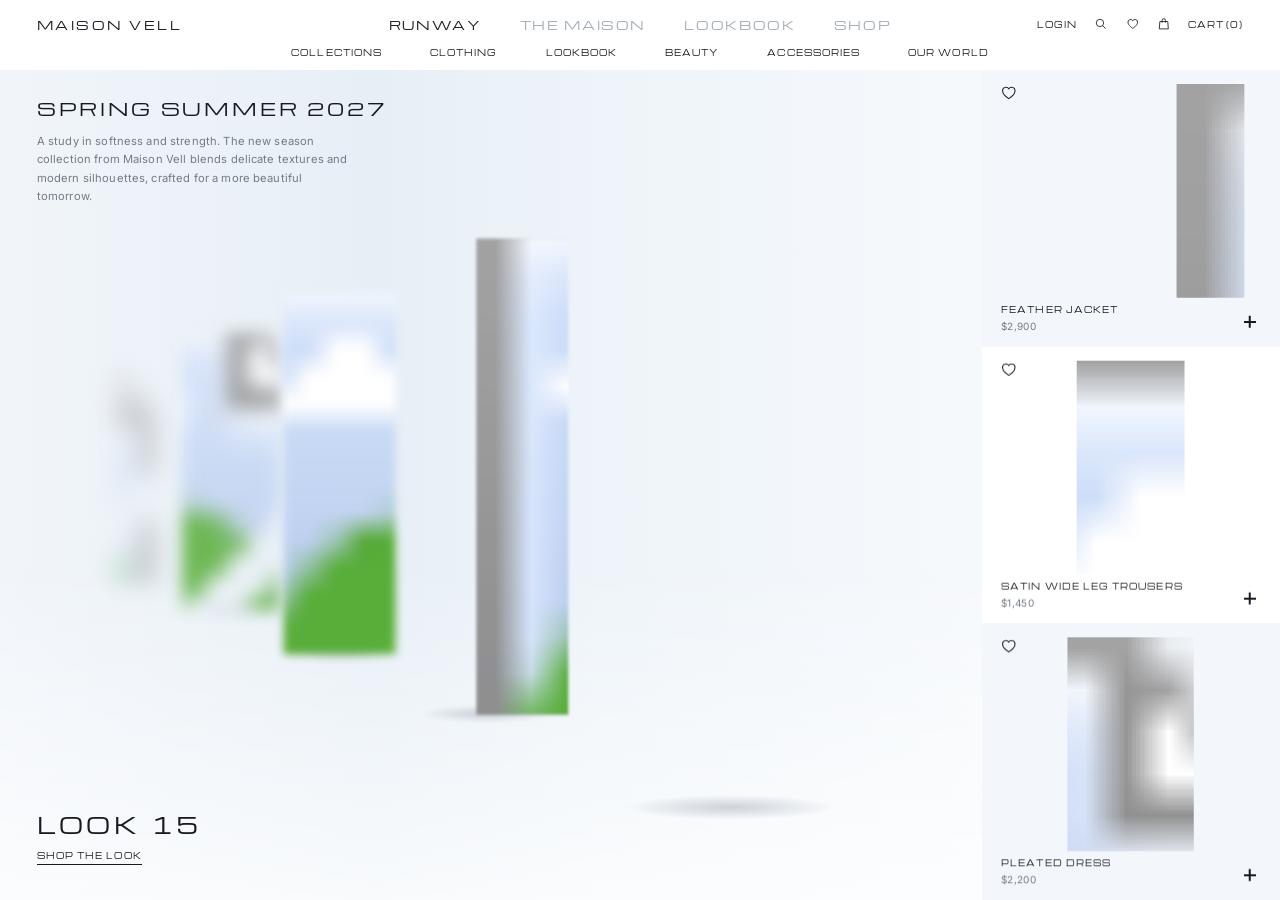
<file: lap.html>
<!doctype html>
<html lang="en">
<head>
<meta charset="utf-8">
<meta name="viewport" content="width=device-width,initial-scale=1">
<title>Maison Vell</title>
<meta name="description" content="A runway lookbook where six looks stand in a line into the distance and every drag brings the next one to the front.">
<link rel="preconnect" href="https://fonts.googleapis.com">
<link rel="preconnect" href="https://fonts.gstatic.com" crossorigin>
<link href="https://fonts.googleapis.com/css2?family=Inter:wght@400;500&family=Michroma&display=swap" rel="stylesheet">
<style>
:root{--u:min(calc(100vw/1600),calc(100vh/900));--ink:#16191f;--mid:#737b86;--dim:#a4adb8;--line:#e6ebf0;--ice:#e9f0f7}
*{box-sizing:border-box;margin:0;padding:0}
html,body{height:100%;background:#fff}
body{font-family:Inter,system-ui,sans-serif;color:var(--ink);-webkit-font-smoothing:antialiased;overflow:hidden}
a{color:inherit;text-decoration:none}
button{font:inherit;color:inherit;background:none;border:0;cursor:pointer}
ul{list-style:none}
.wide{font-family:Michroma,sans-serif;text-transform:uppercase}
.page{height:100svh;min-height:520px;display:grid;grid-template-rows:auto 1fr;background:#fff}
header{position:relative;z-index:5;background:#fff;padding:calc(20*var(--u)) calc(46*var(--u)) calc(15*var(--u))}
.r1{display:grid;grid-template-columns:1fr auto 1fr;align-items:center}
.brand{font-size:calc(15.5*var(--u));letter-spacing:.2em}
.tabs{display:flex;gap:calc(48*var(--u));font-size:calc(14.5*var(--u));letter-spacing:.14em;color:var(--dim)}
.tabs a{transition:color .25s}
.tabs a:hover,.tabs .on{color:var(--ink)}
.acct{justify-self:end;display:flex;align-items:center;gap:calc(22*var(--u));font-size:calc(9.5*var(--u));letter-spacing:.12em}
.acct svg{width:calc(17*var(--u));height:calc(17*var(--u));fill:none;stroke:currentColor;stroke-width:1.5}
.r2{display:flex;justify-content:center;gap:calc(60*var(--u));margin-top:calc(17*var(--u));font-size:calc(9.5*var(--u));letter-spacing:.14em}
.r2 a{transition:color .2s}.r2 a:hover{color:var(--mid)}
main{position:relative;display:grid;grid-template-columns:1fr calc(372*var(--u));min-height:0}
.stage{position:relative;overflow:hidden;min-width:0;touch-action:pan-y;user-select:none;-webkit-user-select:none;cursor:none;
  background:linear-gradient(transparent 60%,rgba(255,255,255,.72) 100%),linear-gradient(90deg,#f1f5fa 0%,#e7eff6 38%,#eef4f9 62%,#f6f9fc 100%)}
.line{position:absolute;inset:0}
.m{position:absolute;left:0;top:0;transform-origin:0 0;will-change:transform,filter;cursor:none}
.m svg{display:block;position:relative;width:100%;height:100%}
.m:before{content:"";position:absolute;left:8%;right:8%;bottom:-1.6%;height:3.6%;border-radius:50%;background:radial-gradient(closest-side,rgba(70,85,105,.24),transparent)}
.intro{position:absolute;z-index:2;left:calc(46*var(--u));top:calc(36*var(--u));width:calc(390*var(--u));pointer-events:none}
.intro h2{font-weight:400;font-size:calc(22*var(--u));line-height:1.2;letter-spacing:.16em;white-space:nowrap}
.intro p{margin-top:calc(16*var(--u));font-size:calc(14*var(--u));line-height:1.62;letter-spacing:.012em;color:var(--mid)}
.tag{position:absolute;z-index:2;left:calc(46*var(--u));bottom:calc(44*var(--u))}
.look{display:flex;font-size:calc(29*var(--u));line-height:calc(38*var(--u));letter-spacing:.14em;gap:.5em;pointer-events:none}
.win{height:calc(38*var(--u));overflow:hidden}
.roll{display:block;will-change:transform}
.roll b{display:block;font-weight:400;height:calc(38*var(--u))}
.shop{display:inline-block;margin-top:calc(13*var(--u));font-size:calc(9.5*var(--u));letter-spacing:.14em;padding-bottom:calc(4*var(--u));border-bottom:1px solid currentColor}
.ring{position:absolute;z-index:4;left:0;top:0;width:calc(46*var(--u));height:calc(46*var(--u));margin:calc(-23*var(--u)) 0 0 calc(-23*var(--u));border:calc(2.5*var(--u)) solid #16191f;border-radius:99px;pointer-events:none;opacity:0;transition:width .22s cubic-bezier(.2,.8,.2,1),height .22s cubic-bezier(.2,.8,.2,1),margin .22s cubic-bezier(.2,.8,.2,1),opacity .2s}
.ring.show{opacity:1}
.ring.drag{width:calc(84*var(--u));height:calc(34*var(--u));margin:calc(-17*var(--u)) 0 0 calc(-42*var(--u))}
.rail{position:relative;overflow:hidden;background:#f3f6fa;min-height:0}
.card{position:absolute;left:0;top:0;width:100%;display:flex;flex-direction:column;padding:calc(18*var(--u)) calc(24*var(--u)) calc(18*var(--u));will-change:transform;background:#f3f6fa}
.card.alt{background:#fff}
.fav{position:absolute;left:calc(22*var(--u));top:calc(18*var(--u));width:calc(22*var(--u));height:calc(22*var(--u));z-index:1;color:var(--ink)}
.fav svg{width:100%;height:100%;fill:none;stroke:currentColor;stroke-width:1.4;transition:fill .2s}
.fav[aria-pressed=true] svg{fill:#d8a7a0;stroke:#b98179}
.shot{flex:1;min-height:0;display:block}
.shot svg{display:block;width:100%;height:100%}
.meta{display:grid;grid-template-columns:1fr auto;align-items:end;margin-top:calc(8*var(--u))}
.meta h3{font-weight:400;font-size:calc(9.5*var(--u));letter-spacing:.14em}
.meta span{display:block;grid-column:1;margin-top:calc(6*var(--u));font-size:calc(12.5*var(--u));color:var(--mid);letter-spacing:.03em}
.add{grid-column:2;grid-row:1/3;width:calc(26*var(--u));height:calc(26*var(--u));position:relative;transition:transform .2s}
.add:before,.add:after{content:"";position:absolute;left:50%;top:50%;width:calc(15*var(--u));height:1.5px;margin:-.75px 0 0 calc(-7.5*var(--u));background:var(--ink)}
.add:after{transform:rotate(90deg)}
.add:hover{transform:rotate(90deg)}
.wait{position:fixed;inset:0;z-index:9;background:#f1f5fa;transition:opacity .5s;pointer-events:none}
.wait.gone{opacity:0}
button:focus-visible,a:focus-visible{outline:2px solid var(--ink);outline-offset:3px}
@media (max-width:820px){
  :root{--u:1px}
  header{padding:14px 16px 12px}
  .r1{grid-template-columns:1fr auto}
  .tabs,.r2,.acct>a:not(:last-child){display:none}
  .brand{font-size:14px}
  main{grid-template-columns:1fr;grid-template-rows:1fr 190px}
  .stage{cursor:auto}.m{cursor:auto}.ring{display:none}
  .intro{left:16px;top:18px;width:calc(100% - 32px)}
  .intro h2{font-size:17px}
  .intro p{display:none}
  .tag{left:16px;bottom:18px}
  .look{font-size:22px;line-height:30px}.win,.roll b{height:30px}
  .card{width:160px;height:100%;padding:12px}
  .fav{left:10px;top:10px}
}
</style>
</head>
<body>
<div class="page">
  <header>
    <div class="r1">
      <a class="brand wide" href="#" aria-label="Maison Vell">Maison Vell</a>
      <nav class="tabs wide" aria-label="Sections"><a class="on" href="#" aria-current="page">Runway</a><a href="#">The Maison</a><a href="#">Lookbook</a><a href="#">Shop</a></nav>
      <div class="acct wide">
        <a href="#">Login</a>
        <a href="#" aria-label="Search"><svg viewBox="0 0 24 24"><circle cx="10.5" cy="10.5" r="6.5"/><path d="m15.5 15.5 5 5"/></svg></a>
        <a href="#" aria-label="Saved"><svg viewBox="0 0 24 24"><path d="M12 20S3.5 15 3.5 9A4.6 4.6 0 0 1 12 6.6 4.6 4.6 0 0 1 20.500 9C20.500 15 12 20 12 20Z"/></svg></a>
        <a href="#" aria-label="Bag"><svg viewBox="0 0 24 24"><path d="M5 8h14l1 13H4Z"/><path d="M9 10V6a3 3 0 0 1 6 0v4"/></svg></a>
        <a href="#">Cart (<span id="cart">0</span>)</a>
      </div>
    </div>
    <nav class="r2 wide" aria-label="Departments"><a href="#">Collections</a><a href="#">Clothing</a><a href="#">Lookbook</a><a href="#">Beauty</a><a href="#">Accessories</a><a href="#">Our World</a></nav>
  </header>
  <main>
    <section class="stage" id="stage" aria-label="Runway looks. Drag, scroll or use the arrow keys to change look." tabindex="0">
      <div class="line" id="line"></div>
      <div class="intro">
        <h2 class="wide">Spring Summer 2027</h2>
        <p>A study in softness and strength. The new season collection from Maison Vell blends delicate textures and modern silhouettes, crafted for a more beautiful tomorrow.</p>
      </div>
      <div class="tag">
        <div class="look wide" aria-live="polite"><span>Look</span><span class="win"><span class="roll" id="roll"></span></span></div>
        <a class="shop wide" href="#">Shop the look</a>
      </div>
      <div class="ring" id="ring"></div>
    </section>
    <aside class="rail" id="rail" aria-label="Pieces in this look"></aside>
  </main>
</div>
<div class="wait" id="wait"></div>
<script>
const MODELS='https://images.higgs.ai/?default=1&output=webp&url=https%3A%2F%2Fd8j0ntlcm91z4.cloudfront.net%2Fuser_38xzZboKViGWJOttwIXH07lWA1P%2Fhf_20261102_042056_1a704ff7-b0e5-4a9f-bbda-62392b819fb6.png&w=3840&q=85';
const PIECES='https://images.higgs.ai/?default=1&output=webp&url=https%3A%2F%2Fd8j0ntlcm91z4.cloudfront.net%2Fuser_38xzZboKViGWJOttwIXH07lWA1P%2Fhf_20261102_042057_080e85b0-b4aa-4072-8eb9-2304c7baf42b.png&w=2400&q=85';
// each model's box on the 960 x 540 sheet: x0, x1
const LOOKS=[[12,176],[178,330],[331,470],[476,633],[634,767],[767,956]],Y0=48,Y1=496,FIRST=15;
// each piece's box on the 960 x 720 sheet: x0, x1, y0, y1, name, price
const ITEMS=[
  [26,224,28,214,'Feather Jacket','$2,900'],[304,412,22,236,'Satin Wide Leg Trousers','$1,450'],
  [530,666,12,242,'Pleated Dress','$2,200'],[752,922,100,146,'Gold Waist Belt','$420'],
  [70,176,246,466,'Satin Trench Dress','$2,350'],[294,422,294,432,'Top Handle Bag','$980'],
  [508,688,240,452,'Billow Sleeve Blouse','$860'],[780,890,252,466,'Tie Waist Trousers','$740'],
  [64,178,484,698,'Powder Long Coat','$1,980'],[316,396,482,698,'Ivory Straight Trousers','$690'],
  [530,672,508,682,'Sculpted Ruffle Top','$1,120'],[754,916,484,700,'Pleated Maxi Skirt','$1,340']];
// depth stops from d = -1 (leaving past the rail) to d = 5 (arriving out of the haze)
const KX=[1.2,.744,.496,.346,.235,.15,.085],KF=[1.14,.89,.777,.704,.651,.616,.59],KH=[1.18,.832,.574,.436,.334,.258,.19],
      KB=[0,0,1.5,4,8,12,17],KO=[1,1,1,1,.86,.5,0];
const N=LOOKS.length,$=id=>document.getElementById(id),calm=matchMedia('(prefers-reduced-motion:reduce)').matches;
const stage=$('stage'),rail=$('rail'),ring=$('ring'),roll=$('roll'),line=$('line');
const NS='http://www.w3.org/2000/svg',wrap=(x,n)=>((x%n)+n)%n;
function crop(href,x0,y0,w,h,sheetW,sheetH){
  const s=document.createElementNS(NS,'svg');s.setAttribute('viewBox',`${x0} ${y0} ${w} ${h}`);s.setAttribute('aria-hidden','true');
  const f=document.createElementNS(NS,'svg');[['x',x0],['y',y0],['width',w],['height',h],['viewBox',`${x0} ${y0} ${w} ${h}`]].forEach(([k,v])=>f.setAttribute(k,v));
  const i=document.createElementNS(NS,'image');i.setAttribute('href',href);i.setAttribute('width',sheetW);i.setAttribute('height',sheetH);f.append(i);s.append(f);return s;
}
const people=LOOKS.map(([a,b],i)=>{
  const e=document.createElement('div');e.className='m';e.dataset.i=i;e.append(crop(MODELS,a,Y0,b-a,Y1-Y0,960,540));line.append(e);
  return{e,r:(b-a)/(Y1-Y0),f:'',o:''};
});
const cards=ITEMS.map(([a,b,c,d,name,price],i)=>{
  const e=document.createElement('article');e.className='card'+(i%2?' alt':'');
  e.innerHTML=`<button class="fav" aria-pressed="false" aria-label="Save ${name}"><svg viewBox="0 0 24 24"><path d="M12 20S3.5 15 3.5 9A4.6 4.6 0 0 1 12 6.6 4.600 4.600 0 0 1 20.500 9C20.500 15 12 20 12 20Z"/></svg></button><span class="shot"></span><div class="meta"><h3 class="wide">${name}</h3><span>${price}</span><button class="add" aria-label="Add ${name} to cart"></button></div>`;
  e.querySelector('.shot').append(crop(PIECES,a,c,b-a,d-c,960,720));rail.append(e);return e;
});
for(let i=0;i<=N;i++){const b=document.createElement('b');b.textContent=FIRST+i%N;roll.append(b)}
let cart=0;
rail.addEventListener('click',e=>{
  const f=e.target.closest('.fav');if(f)f.setAttribute('aria-pressed',f.getAttribute('aria-pressed')!=='true');
  if(e.target.closest('.add'))$('cart').textContent=++cart;
});

let W=0,H=0,base=0,cardS=0,side=false,dirty=true,p=0,target=0,last=0;
function size(){
  W=stage.clientWidth;H=stage.clientHeight;base=H*1.2;side=innerWidth<=820;
  people.forEach(m=>{m.e.style.width=base*m.r+'px';m.e.style.height=base+'px'});
  cardS=side?160:rail.clientHeight/3;
  cards.forEach(c=>c.style.height=side?'100%':cardS+'px');
  roll.style.setProperty('--h',roll.firstChild.getBoundingClientRect().height);
  dirty=true;
}
addEventListener('resize',size);

function paint(){
  people.forEach((m,i)=>{
    let d=wrap(i-p,N);if(d>N-1)d-=N;
    const k=clamp(d+1,0,6),a=Math.floor(k),b=Math.min(6,a+1),t=k-a,mix=A=>A[a]+(A[b]-A[a])*t;
    const h=mix(KH)*H,s=h/base,w=h*m.r,x=mix(KX)*W-w/2,y=mix(KF)*H-h;
    m.e.style.transform=`translate3d(${x.toFixed(1)}px,${y.toFixed(1)}px,0) scale(${s.toFixed(4)})`;
    const f=mix(KB)/s,fs=f<.2?'none':`blur(${f.toFixed(1)}px)`,o=mix(KO).toFixed(3);
    if(fs!==m.f){m.f=fs;m.e.style.filter=fs}
    if(o!==m.o){m.o=o;m.e.style.opacity=o}
    m.e.style.zIndex=100-Math.round(d*10);
  });
  const all=cardS*ITEMS.length;
  cards.forEach((c,i)=>{
    let y=wrap(i*cardS-p*2*cardS,all);if(y>all-cardS)y-=all;
    c.style.transform=side?`translate3d(${y.toFixed(1)}px,0,0)`:`translate3d(0,${y.toFixed(1)}px,0)`;
  });
  roll.style.transform=`translate3d(0,${(-wrap(p,N)*roll.firstChild.offsetHeight).toFixed(1)}px,0)`;
}
const clamp=(x,a,b)=>Math.min(b,Math.max(a,x));

function frame(now){
  const dt=Math.min(50,now-last)||16;last=now;
  const was=p;
  if(calm)p=target;else p+=(target-p)*(1-Math.exp(-dt*.0072));
  if(Math.abs(target-p)<.0004)p=target;
  if(p!==was||dirty){dirty=false;paint()}
  cx+=(mx-cx)*.32;cy+=(my-cy)*.32;
  ring.style.transform=`translate3d(${cx.toFixed(1)}px,${cy.toFixed(1)}px,0)`;
}

let mx=0,my=0,cx=0,cy=0,down=false,sx=0,st=0,moved=0,wheelT=0;
const PULL=()=>Math.max(150,W*.2);
stage.addEventListener('pointerenter',e=>{if(e.pointerType==='mouse')ring.classList.add('show')});
stage.addEventListener('pointerleave',()=>ring.classList.remove('show'));
stage.addEventListener('pointermove',e=>{
  const r=stage.getBoundingClientRect();mx=e.clientX-r.left;my=e.clientY-r.top;
  if(!down)return;
  const dx=e.clientX-sx;moved=Math.max(moved,Math.abs(dx));target=st+dx/PULL();
});
stage.addEventListener('pointerdown',e=>{
  if(e.target.closest('a'))return;
  down=true;sx=e.clientX;st=target;moved=0;stage.setPointerCapture(e.pointerId);ring.classList.add('drag');
});
function release(e){
  if(!down)return;down=false;ring.classList.remove('drag');
  if(moved<6){
    const hit=document.elementsFromPoint(e.clientX,e.clientY).find(x=>x.classList&&x.classList.contains('m'));
    if(hit){let d=wrap(+hit.dataset.i-target,N);d=Math.round(d);if(d>0&&d<N)target=Math.round(target)+d}
  }else target=Math.round(target);
}
stage.addEventListener('pointerup',release);stage.addEventListener('pointercancel',release);
stage.addEventListener('wheel',e=>{
  e.preventDefault();target+=clamp(e.deltaY+e.deltaX,-120,120)/420;
  clearTimeout(wheelT);wheelT=setTimeout(()=>{target=Math.round(target)},150);
},{passive:false});
addEventListener('keydown',e=>{
  if(['ArrowRight','ArrowDown'].includes(e.key)){e.preventDefault();target=Math.round(target)+1}
  if(['ArrowLeft','ArrowUp'].includes(e.key)){e.preventDefault();target=Math.round(target)-1}
});

function loop(t){frame(t);requestAnimationFrame(loop)}
Promise.all([MODELS,PIECES].map(u=>{const i=new Image;i.src=u;return i.decode().catch(()=>{})})).then(()=>document.fonts.ready).then(()=>{
  size();paint();$('wait').classList.add('gone');
});
size();requestAnimationFrame(loop);
</script>
</body>
</html>
</file>
